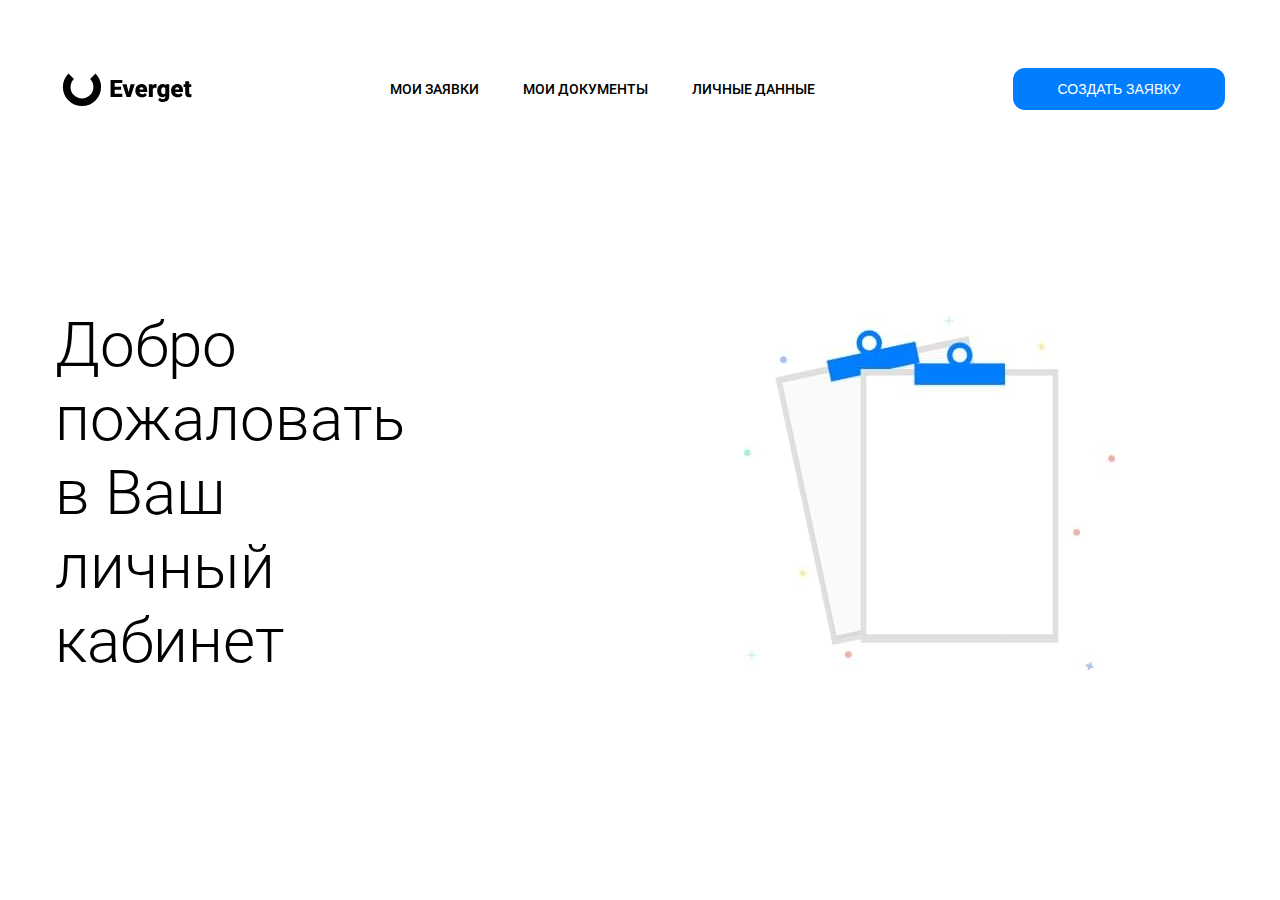
<file: cabinet.html>
<!DOCTYPE html>
<html lang="ru">
<head>
  <meta charset="UTF-8">
  <meta name="viewport" content="width=device-width, initial-scale=1.0">
  <meta http-equiv="X-UA-Compatible" content="ie=edge">
  <meta name="description" content="Описание сайта">
  <meta name="keywords" content="Ключевые слова">
  
  <link rel="icon" href="img/favicon.ico">

  <link rel="stylesheet" type="text/css" href="css/normalize.css">
  <link rel="stylesheet" type="text/css" href="css/style.min.css">

  <title>Everget | Кабинет</title>
</head>
<body>


   <!-- HEADER -->

   <header class="header header-cabinet">
    <div class="container">
      <div class="header-inner">
        <div class="header-burger">
          <div class="header-burger__icon header-burger__icon-cabinet">
            <span style="background-color: rgb(0,0,0);"></span>
            <span style="background-color: rgb(0,0,0);"></span>
            <span style="background-color: rgb(0,0,0);"></span>
          </div>
          <nav class="header-burger__menu">
            <a class="header-burger__links" href="#">На главную</a>
            <a class="header-burger__links" href="requisition.html">Мои заявки</a>
            <a class="header-burger__links" href="documents.html">Мои документы</a>
            <a class="header-burger__links" href="user-cab.html">Личные данные</a>
            <a class="header-burger__links user-cabinet" href="create.html">Создать заявку</a>
          </nav>
        </div>
        <div class="header-logo-cabinet">
          <a href="cabinet.html">
            <svg width="137" height="54" viewBox="0 0 137 54" fill="none" xmlns="http://www.w3.org/2000/svg">
              <path fill-rule="evenodd" clip-rule="evenodd" d="M13.5 13.5L18.9 18.9C14.4265 23.3735 14.4265 30.6265 18.9 35.1C23.3735 39.5735 30.6265 39.5735 35.1 35.1C39.5735 30.6265 39.5735 23.3735 35.1 18.9L40.5 13.5C47.9558 20.9558 47.9558 33.0442 40.5 40.5C33.0442 47.9558 20.9558 47.9558 13.5 40.5C6.04416 33.0442 6.04416 20.9558 13.5 13.5Z" fill="black"/>
              <path d="M66.1562 29.7695H59.6875V33.8359H67.3281V37H55.5742V19.9375H67.3516V23.1133H59.6875V26.7109H66.1562V29.7695ZM73.5742 32.3008L75.5781 24.3203H79.7383L75.6016 37H71.5703L67.4336 24.3203H71.6055L73.5742 32.3008ZM86.8867 37.2344C84.9414 37.2344 83.3672 36.6562 82.1641 35.5C80.9609 34.3359 80.3594 32.8242 80.3594 30.9648V30.6367C80.3594 29.3398 80.5977 28.1953 81.0742 27.2031C81.5586 26.2109 82.2617 25.4453 83.1836 24.9062C84.1055 24.3594 85.1992 24.0859 86.4648 24.0859C88.2461 24.0859 89.6523 24.6406 90.6836 25.75C91.7148 26.8516 92.2305 28.3906 92.2305 30.3672V31.9023H84.3789C84.5195 32.6133 84.8281 33.1719 85.3047 33.5781C85.7812 33.9844 86.3984 34.1875 87.1562 34.1875C88.4062 34.1875 89.3828 33.75 90.0859 32.875L91.8906 35.0078C91.3984 35.6875 90.6992 36.2305 89.793 36.6367C88.8945 37.0352 87.9258 37.2344 86.8867 37.2344ZM86.4414 27.1328C85.2852 27.1328 84.5977 27.8984 84.3789 29.4297H88.3633V29.125C88.3789 28.4922 88.2188 28.0039 87.8828 27.6602C87.5469 27.3086 87.0664 27.1328 86.4414 27.1328ZM101.5 27.8945L100.199 27.8008C98.957 27.8008 98.1602 28.1914 97.8086 28.9727V37H93.8594V24.3203H97.5625L97.6914 25.9492C98.3555 24.707 99.2812 24.0859 100.469 24.0859C100.891 24.0859 101.258 24.1328 101.57 24.2266L101.5 27.8945ZM102.227 30.5664C102.227 29.2852 102.438 28.1523 102.859 27.168C103.281 26.1836 103.887 25.4258 104.676 24.8945C105.465 24.3555 106.383 24.0859 107.43 24.0859C108.75 24.0859 109.781 24.5312 110.523 25.4219L110.664 24.3203H114.25V36.5195C114.25 37.6367 113.988 38.6055 113.465 39.4258C112.949 40.2539 112.199 40.8867 111.215 41.3242C110.23 41.7695 109.09 41.9922 107.793 41.9922C106.863 41.9922 105.961 41.8164 105.086 41.4648C104.219 41.1133 103.555 40.6562 103.094 40.0938L104.746 37.7734C105.48 38.6406 106.449 39.0742 107.652 39.0742C109.402 39.0742 110.277 38.1758 110.277 36.3789V35.9805C109.52 36.8164 108.562 37.2344 107.406 37.2344C105.859 37.2344 104.609 36.6445 103.656 35.4648C102.703 34.2773 102.227 32.6914 102.227 30.707V30.5664ZM106.188 30.8125C106.188 31.8516 106.383 32.6758 106.773 33.2852C107.164 33.8867 107.711 34.1875 108.414 34.1875C109.266 34.1875 109.887 33.9023 110.277 33.332V28C109.895 27.4219 109.281 27.1328 108.438 27.1328C107.734 27.1328 107.184 27.4492 106.785 28.082C106.387 28.707 106.188 29.6172 106.188 30.8125ZM122.629 37.2344C120.684 37.2344 119.109 36.6562 117.906 35.5C116.703 34.3359 116.102 32.8242 116.102 30.9648V30.6367C116.102 29.3398 116.34 28.1953 116.816 27.2031C117.301 26.2109 118.004 25.4453 118.926 24.9062C119.848 24.3594 120.941 24.0859 122.207 24.0859C123.988 24.0859 125.395 24.6406 126.426 25.75C127.457 26.8516 127.973 28.3906 127.973 30.3672V31.9023H120.121C120.262 32.6133 120.57 33.1719 121.047 33.5781C121.523 33.9844 122.141 34.1875 122.898 34.1875C124.148 34.1875 125.125 33.75 125.828 32.875L127.633 35.0078C127.141 35.6875 126.441 36.2305 125.535 36.6367C124.637 37.0352 123.668 37.2344 122.629 37.2344ZM122.184 27.1328C121.027 27.1328 120.34 27.8984 120.121 29.4297H124.105V29.125C124.121 28.4922 123.961 28.0039 123.625 27.6602C123.289 27.3086 122.809 27.1328 122.184 27.1328ZM134.172 21.168V24.3203H136.258V27.0625H134.172V32.8633C134.172 33.3398 134.258 33.6719 134.43 33.8594C134.602 34.0469 134.941 34.1406 135.449 34.1406C135.84 34.1406 136.168 34.1172 136.434 34.0703V36.8945C135.723 37.1211 134.98 37.2344 134.207 37.2344C132.848 37.2344 131.844 36.9141 131.195 36.2734C130.547 35.6328 130.223 34.6602 130.223 33.3555V27.0625H128.605V24.3203H130.223V21.168H134.172Z" fill="black"/>
              </svg>            
          </a>
        </div>
        <nav class="header-nav">
          <a class="header-nav__links header-nav__links-cabinet" href="requisition.html">Мои заявки</a>
          <a class="header-nav__links header-nav__links-cabinet" href="documents.html">Мои Документы</a>
          <a class="header-nav__links header-nav__links-cabinet" href="user-cab.html">Личные данные</a>
        </nav>
  
        <a href="create.html" class="header-btn-cabinet btn">Создать заявку</a>
        
      </div>
    </div>
  </header>

   <!-- /.HEADER -->


  <section class="cabinet">
    <div class="container">
      <div class="cabinet-inner">
        <div class="cabinet-text">
          <p class="cabinet-text__main">
            Добро пожаловать в Ваш личный кабинет
          </p>
        </div>
        <img src="img/cabinet-bg.jpg" class="cabinet-bg">
      </div>
    </div>
  </section>


   <script src="js/script.min.js"></script> 
  
</body>
</html>
</file>
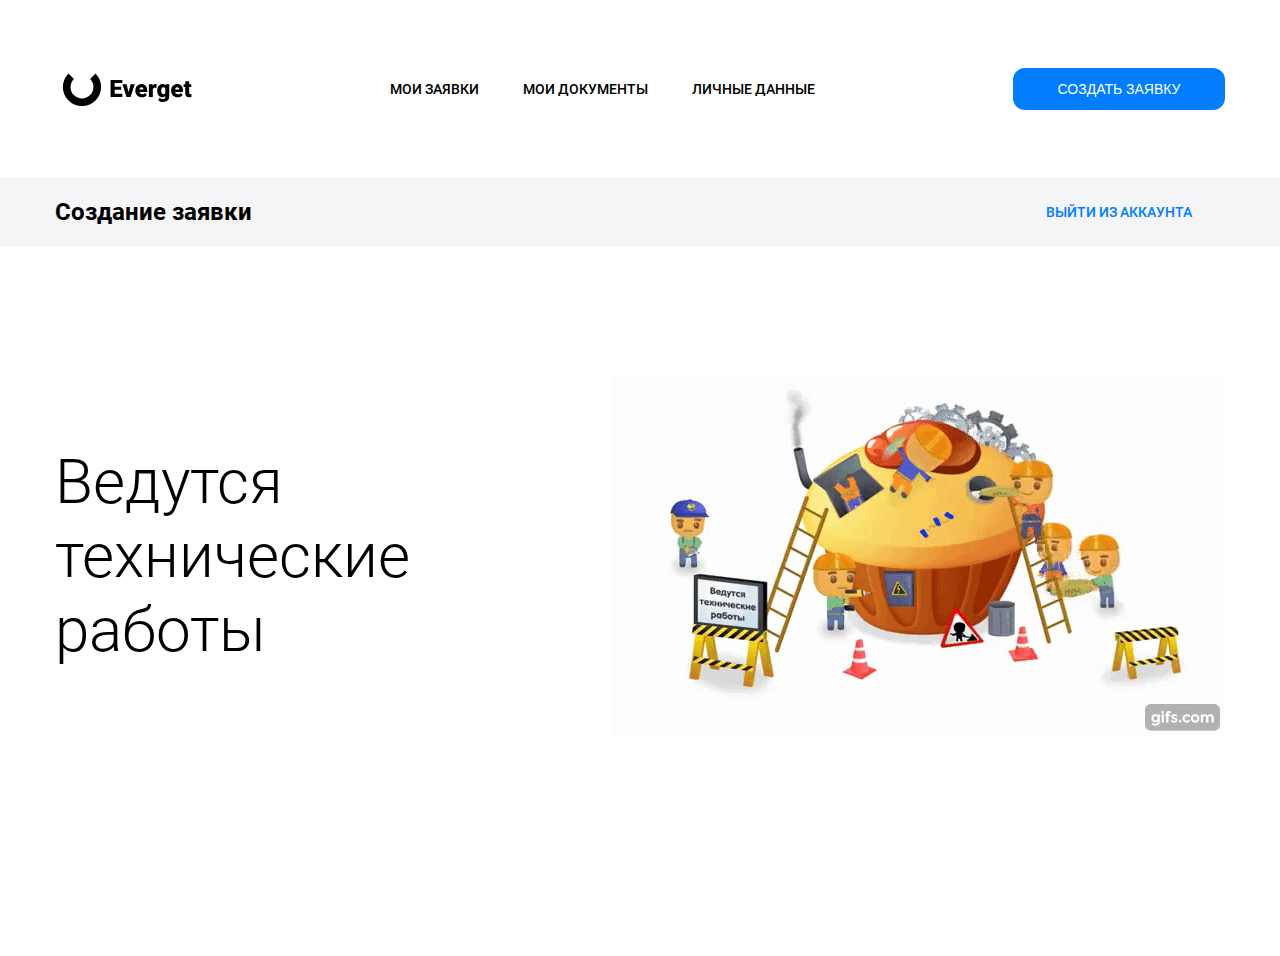
<file: create.html>
<!DOCTYPE html>
<html lang="ru">

<head>
  <meta charset="UTF-8">
  <meta name="viewport" content="width=device-width, initial-scale=1.0">
  <meta http-equiv="X-UA-Compatible" content="ie=edge">
  <meta name="description" content="Описание сайта">
  <meta name="keywords" content="Ключевые слова">

  <link rel="icon" href="img/favicon.ico">

  <link rel="stylesheet" type="text/css" href="css/normalize.css">
  <link rel="stylesheet" type="text/css" href="css/style.min.css">

  <title>Everget | Личные Данные</title>
</head>

<body>


  <!-- HEADER -->

  <header class="header header-cabinet">
    <div class="container">
      <div class="header-inner">
        <div class="header-burger">
          <div class="header-burger__icon header-burger__icon-cabinet">
            <span style="background-color: rgb(0,0,0);"></span>
            <span style="background-color: rgb(0,0,0);"></span>
            <span style="background-color: rgb(0,0,0);"></span>
          </div>
          <nav class="header-burger__menu">
            <a class="header-burger__links" href="cabinet.html">На главную</a>
            <a class="header-burger__links" href="requisition.html">Мои заявки</a>
            <a class="header-burger__links" href="documents.html">Мои документы</a>
            <a class="header-burger__links" href="user-cab.html">Личные данные</a>
            <a class="header-burger__links user-cabinet" href="#">Создать заявку</a>
          </nav>
        </div>
        <div class="header-logo-cabinet">
          <a href="cabinet.html">
            <svg width="137" height="54" viewBox="0 0 137 54" fill="none" xmlns="http://www.w3.org/2000/svg">
              <path fill-rule="evenodd" clip-rule="evenodd"
                d="M13.5 13.5L18.9 18.9C14.4265 23.3735 14.4265 30.6265 18.9 35.1C23.3735 39.5735 30.6265 39.5735 35.1 35.1C39.5735 30.6265 39.5735 23.3735 35.1 18.9L40.5 13.5C47.9558 20.9558 47.9558 33.0442 40.5 40.5C33.0442 47.9558 20.9558 47.9558 13.5 40.5C6.04416 33.0442 6.04416 20.9558 13.5 13.5Z"
                fill="black" />
              <path
                d="M66.1562 29.7695H59.6875V33.8359H67.3281V37H55.5742V19.9375H67.3516V23.1133H59.6875V26.7109H66.1562V29.7695ZM73.5742 32.3008L75.5781 24.3203H79.7383L75.6016 37H71.5703L67.4336 24.3203H71.6055L73.5742 32.3008ZM86.8867 37.2344C84.9414 37.2344 83.3672 36.6562 82.1641 35.5C80.9609 34.3359 80.3594 32.8242 80.3594 30.9648V30.6367C80.3594 29.3398 80.5977 28.1953 81.0742 27.2031C81.5586 26.2109 82.2617 25.4453 83.1836 24.9062C84.1055 24.3594 85.1992 24.0859 86.4648 24.0859C88.2461 24.0859 89.6523 24.6406 90.6836 25.75C91.7148 26.8516 92.2305 28.3906 92.2305 30.3672V31.9023H84.3789C84.5195 32.6133 84.8281 33.1719 85.3047 33.5781C85.7812 33.9844 86.3984 34.1875 87.1562 34.1875C88.4062 34.1875 89.3828 33.75 90.0859 32.875L91.8906 35.0078C91.3984 35.6875 90.6992 36.2305 89.793 36.6367C88.8945 37.0352 87.9258 37.2344 86.8867 37.2344ZM86.4414 27.1328C85.2852 27.1328 84.5977 27.8984 84.3789 29.4297H88.3633V29.125C88.3789 28.4922 88.2188 28.0039 87.8828 27.6602C87.5469 27.3086 87.0664 27.1328 86.4414 27.1328ZM101.5 27.8945L100.199 27.8008C98.957 27.8008 98.1602 28.1914 97.8086 28.9727V37H93.8594V24.3203H97.5625L97.6914 25.9492C98.3555 24.707 99.2812 24.0859 100.469 24.0859C100.891 24.0859 101.258 24.1328 101.57 24.2266L101.5 27.8945ZM102.227 30.5664C102.227 29.2852 102.438 28.1523 102.859 27.168C103.281 26.1836 103.887 25.4258 104.676 24.8945C105.465 24.3555 106.383 24.0859 107.43 24.0859C108.75 24.0859 109.781 24.5312 110.523 25.4219L110.664 24.3203H114.25V36.5195C114.25 37.6367 113.988 38.6055 113.465 39.4258C112.949 40.2539 112.199 40.8867 111.215 41.3242C110.23 41.7695 109.09 41.9922 107.793 41.9922C106.863 41.9922 105.961 41.8164 105.086 41.4648C104.219 41.1133 103.555 40.6562 103.094 40.0938L104.746 37.7734C105.48 38.6406 106.449 39.0742 107.652 39.0742C109.402 39.0742 110.277 38.1758 110.277 36.3789V35.9805C109.52 36.8164 108.562 37.2344 107.406 37.2344C105.859 37.2344 104.609 36.6445 103.656 35.4648C102.703 34.2773 102.227 32.6914 102.227 30.707V30.5664ZM106.188 30.8125C106.188 31.8516 106.383 32.6758 106.773 33.2852C107.164 33.8867 107.711 34.1875 108.414 34.1875C109.266 34.1875 109.887 33.9023 110.277 33.332V28C109.895 27.4219 109.281 27.1328 108.438 27.1328C107.734 27.1328 107.184 27.4492 106.785 28.082C106.387 28.707 106.188 29.6172 106.188 30.8125ZM122.629 37.2344C120.684 37.2344 119.109 36.6562 117.906 35.5C116.703 34.3359 116.102 32.8242 116.102 30.9648V30.6367C116.102 29.3398 116.34 28.1953 116.816 27.2031C117.301 26.2109 118.004 25.4453 118.926 24.9062C119.848 24.3594 120.941 24.0859 122.207 24.0859C123.988 24.0859 125.395 24.6406 126.426 25.75C127.457 26.8516 127.973 28.3906 127.973 30.3672V31.9023H120.121C120.262 32.6133 120.57 33.1719 121.047 33.5781C121.523 33.9844 122.141 34.1875 122.898 34.1875C124.148 34.1875 125.125 33.75 125.828 32.875L127.633 35.0078C127.141 35.6875 126.441 36.2305 125.535 36.6367C124.637 37.0352 123.668 37.2344 122.629 37.2344ZM122.184 27.1328C121.027 27.1328 120.34 27.8984 120.121 29.4297H124.105V29.125C124.121 28.4922 123.961 28.0039 123.625 27.6602C123.289 27.3086 122.809 27.1328 122.184 27.1328ZM134.172 21.168V24.3203H136.258V27.0625H134.172V32.8633C134.172 33.3398 134.258 33.6719 134.43 33.8594C134.602 34.0469 134.941 34.1406 135.449 34.1406C135.84 34.1406 136.168 34.1172 136.434 34.0703V36.8945C135.723 37.1211 134.98 37.2344 134.207 37.2344C132.848 37.2344 131.844 36.9141 131.195 36.2734C130.547 35.6328 130.223 34.6602 130.223 33.3555V27.0625H128.605V24.3203H130.223V21.168H134.172Z"
                fill="black" />
            </svg>
          </a>
        </div>
        <nav class="header-nav">
          <a class="header-nav__links header-nav__links-cabinet" href="requisition.html">Мои заявки</a>
          <a class="header-nav__links header-nav__links-cabinet" href="documents.html">Мои Документы</a>
          <a class="header-nav__links header-nav__links-cabinet" href="user-cab.html">Личные данные</a>
        </nav>

        <button class="header-btn-cabinet btn">Создать заявку</button>

      </div>
    </div>
  </header>

  <!-- /.HEADER -->


  <section class="cabinet">
    <div class="cabinet-title">
      <div class="container">
        <div class="cabinet-title__inner">
          <h4>Создание заявки</h4>
          <a href="index.html" class="cabinet-logout">выйти из аккаунта</a>
          <a href="index.html" class="cabinet-logout__mobile">
            <svg width="24" height="24" viewBox="0 0 24 24" fill="none" xmlns="http://www.w3.org/2000/svg">
              <path
                d="M10.79 16.29C11.18 16.68 11.81 16.68 12.2 16.29L15.79 12.7C16.18 12.31 16.18 11.68 15.79 11.29L12.2 7.7C11.81 7.31 11.18 7.31 10.79 7.7C10.4 8.09 10.4 8.72 10.79 9.11L12.67 11H4C3.45 11 3 11.45 3 12C3 12.55 3.45 13 4 13H12.67L10.79 14.88C10.4 15.27 10.41 15.91 10.79 16.29ZM19 3H5C3.89 3 3 3.9 3 5V8C3 8.55 3.45 9 4 9C4.55 9 5 8.55 5 8V6C5 5.45 5.45 5 6 5H18C18.55 5 19 5.45 19 6V18C19 18.55 18.55 19 18 19H6C5.45 19 5 18.55 5 18V16C5 15.45 4.55 15 4 15C3.45 15 3 15.45 3 16V19C3 20.1 3.9 21 5 21H19C20.1 21 21 20.1 21 19V5C21 3.9 20.1 3 19 3Z"
                fill="#007EFF" />
            </svg>

          </a>
        </div>
      </div>
    </div>
    <div class="container">
      <div class="cabinet-inner">
        <div class="cabinet-text">
          <p class="cabinet-text__main">
            Ведутся технические работы
          </p>
        </div>
        <img src="img/gif.gif" alt="" class="cabinet-bg__gif">
      </div>
    </div>
  </section>



  <script src="js/script.min.js"></script>

</body>

</html>
</file>
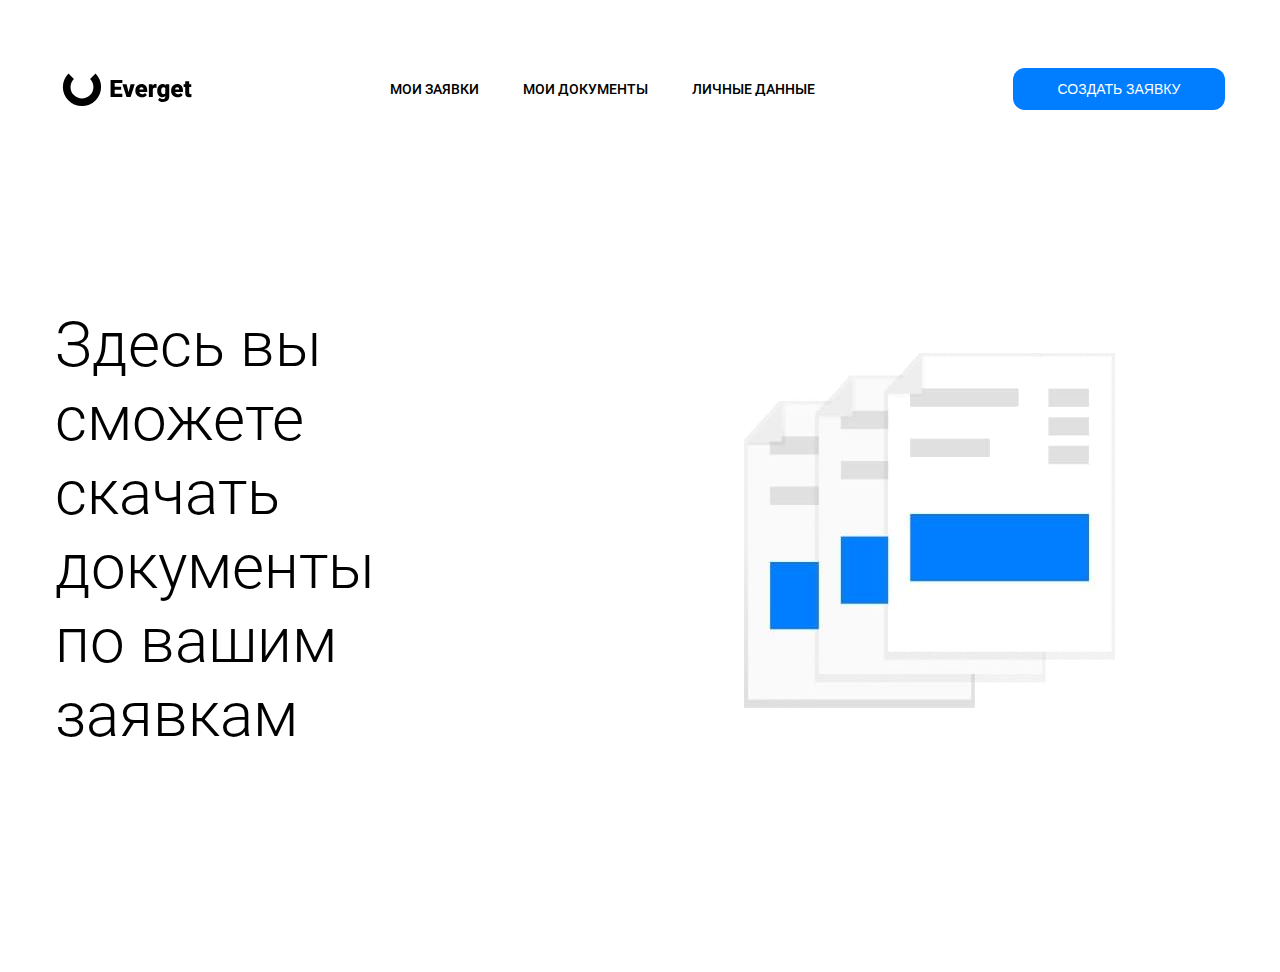
<file: documents.html>
<!DOCTYPE html>
<html lang="ru">
<head>
  <meta charset="UTF-8">
  <meta name="viewport" content="width=device-width, initial-scale=1.0">
  <meta http-equiv="X-UA-Compatible" content="ie=edge">
  <meta name="description" content="Описание сайта">
  <meta name="keywords" content="Ключевые слова">
  
  <link rel="icon" href="img/favicon.ico">

  <link rel="stylesheet" type="text/css" href="css/normalize.css">
  <link rel="stylesheet" type="text/css" href="css/style.min.css">

  <title>Everget | Мои документы</title>
</head>
<body>


   <!-- HEADER -->

   <header class="header header-cabinet">
    <div class="container">
      <div class="header-inner">
        <div class="header-burger">
          <div class="header-burger__icon header-burger__icon-cabinet">
            <span style="background-color: rgb(0,0,0);"></span>
            <span style="background-color: rgb(0,0,0);"></span>
            <span style="background-color: rgb(0,0,0);"></span>
          </div>
          <nav class="header-burger__menu">
            <a class="header-burger__links" href="cabinet.html">На главную</a>
            <a class="header-burger__links" href="requisition.html">Мои заявки</a>
            <a class="header-burger__links" href="#">Мои документы</a>
            <a class="header-burger__links" href="user-cab.html">Личные данные</a>
            <a class="header-burger__links user-cabinet" href="create.html">Создать заявку</a>
          </nav>
        </div>
        <div class="header-logo-cabinet">
          <a href="cabinet.html">
            <svg width="137" height="54" viewBox="0 0 137 54" fill="none" xmlns="http://www.w3.org/2000/svg">
              <path fill-rule="evenodd" clip-rule="evenodd" d="M13.5 13.5L18.9 18.9C14.4265 23.3735 14.4265 30.6265 18.9 35.1C23.3735 39.5735 30.6265 39.5735 35.1 35.1C39.5735 30.6265 39.5735 23.3735 35.1 18.9L40.5 13.5C47.9558 20.9558 47.9558 33.0442 40.5 40.5C33.0442 47.9558 20.9558 47.9558 13.5 40.5C6.04416 33.0442 6.04416 20.9558 13.5 13.5Z" fill="black"/>
              <path d="M66.1562 29.7695H59.6875V33.8359H67.3281V37H55.5742V19.9375H67.3516V23.1133H59.6875V26.7109H66.1562V29.7695ZM73.5742 32.3008L75.5781 24.3203H79.7383L75.6016 37H71.5703L67.4336 24.3203H71.6055L73.5742 32.3008ZM86.8867 37.2344C84.9414 37.2344 83.3672 36.6562 82.1641 35.5C80.9609 34.3359 80.3594 32.8242 80.3594 30.9648V30.6367C80.3594 29.3398 80.5977 28.1953 81.0742 27.2031C81.5586 26.2109 82.2617 25.4453 83.1836 24.9062C84.1055 24.3594 85.1992 24.0859 86.4648 24.0859C88.2461 24.0859 89.6523 24.6406 90.6836 25.75C91.7148 26.8516 92.2305 28.3906 92.2305 30.3672V31.9023H84.3789C84.5195 32.6133 84.8281 33.1719 85.3047 33.5781C85.7812 33.9844 86.3984 34.1875 87.1562 34.1875C88.4062 34.1875 89.3828 33.75 90.0859 32.875L91.8906 35.0078C91.3984 35.6875 90.6992 36.2305 89.793 36.6367C88.8945 37.0352 87.9258 37.2344 86.8867 37.2344ZM86.4414 27.1328C85.2852 27.1328 84.5977 27.8984 84.3789 29.4297H88.3633V29.125C88.3789 28.4922 88.2188 28.0039 87.8828 27.6602C87.5469 27.3086 87.0664 27.1328 86.4414 27.1328ZM101.5 27.8945L100.199 27.8008C98.957 27.8008 98.1602 28.1914 97.8086 28.9727V37H93.8594V24.3203H97.5625L97.6914 25.9492C98.3555 24.707 99.2812 24.0859 100.469 24.0859C100.891 24.0859 101.258 24.1328 101.57 24.2266L101.5 27.8945ZM102.227 30.5664C102.227 29.2852 102.438 28.1523 102.859 27.168C103.281 26.1836 103.887 25.4258 104.676 24.8945C105.465 24.3555 106.383 24.0859 107.43 24.0859C108.75 24.0859 109.781 24.5312 110.523 25.4219L110.664 24.3203H114.25V36.5195C114.25 37.6367 113.988 38.6055 113.465 39.4258C112.949 40.2539 112.199 40.8867 111.215 41.3242C110.23 41.7695 109.09 41.9922 107.793 41.9922C106.863 41.9922 105.961 41.8164 105.086 41.4648C104.219 41.1133 103.555 40.6562 103.094 40.0938L104.746 37.7734C105.48 38.6406 106.449 39.0742 107.652 39.0742C109.402 39.0742 110.277 38.1758 110.277 36.3789V35.9805C109.52 36.8164 108.562 37.2344 107.406 37.2344C105.859 37.2344 104.609 36.6445 103.656 35.4648C102.703 34.2773 102.227 32.6914 102.227 30.707V30.5664ZM106.188 30.8125C106.188 31.8516 106.383 32.6758 106.773 33.2852C107.164 33.8867 107.711 34.1875 108.414 34.1875C109.266 34.1875 109.887 33.9023 110.277 33.332V28C109.895 27.4219 109.281 27.1328 108.438 27.1328C107.734 27.1328 107.184 27.4492 106.785 28.082C106.387 28.707 106.188 29.6172 106.188 30.8125ZM122.629 37.2344C120.684 37.2344 119.109 36.6562 117.906 35.5C116.703 34.3359 116.102 32.8242 116.102 30.9648V30.6367C116.102 29.3398 116.34 28.1953 116.816 27.2031C117.301 26.2109 118.004 25.4453 118.926 24.9062C119.848 24.3594 120.941 24.0859 122.207 24.0859C123.988 24.0859 125.395 24.6406 126.426 25.75C127.457 26.8516 127.973 28.3906 127.973 30.3672V31.9023H120.121C120.262 32.6133 120.57 33.1719 121.047 33.5781C121.523 33.9844 122.141 34.1875 122.898 34.1875C124.148 34.1875 125.125 33.75 125.828 32.875L127.633 35.0078C127.141 35.6875 126.441 36.2305 125.535 36.6367C124.637 37.0352 123.668 37.2344 122.629 37.2344ZM122.184 27.1328C121.027 27.1328 120.34 27.8984 120.121 29.4297H124.105V29.125C124.121 28.4922 123.961 28.0039 123.625 27.6602C123.289 27.3086 122.809 27.1328 122.184 27.1328ZM134.172 21.168V24.3203H136.258V27.0625H134.172V32.8633C134.172 33.3398 134.258 33.6719 134.43 33.8594C134.602 34.0469 134.941 34.1406 135.449 34.1406C135.84 34.1406 136.168 34.1172 136.434 34.0703V36.8945C135.723 37.1211 134.98 37.2344 134.207 37.2344C132.848 37.2344 131.844 36.9141 131.195 36.2734C130.547 35.6328 130.223 34.6602 130.223 33.3555V27.0625H128.605V24.3203H130.223V21.168H134.172Z" fill="black"/>
              </svg>            
          </a>
        </div>
        <nav class="header-nav">
          <a class="header-nav__links header-nav__links-cabinet" href="requisition.html">Мои заявки</a>
          <a class="header-nav__links header-nav__links-cabinet" href="#">Мои Документы</a>
          <a class="header-nav__links header-nav__links-cabinet" href="user-cab.html">Личные данные</a>
        </nav>
  
        <a href="create.html" class="header-btn-cabinet btn">Создать заявку</a>
        
      </div>
    </div>
  </header>

   <!-- /.HEADER -->


  <section class="cabinet">
    <div class="container">
      <div class="cabinet-inner">
        <div class="cabinet-text">
          <p class="cabinet-text__main">
            Здесь вы сможете скачать документы 
по вашим заявкам
          </p>          
        </div>
        <img src="img/documents-bg.jpg" class="cabinet-bg">
      </div>
    </div>
  </section>


   <script src="js/script.min.js"></script> 
  
</body>
</html>
</file>
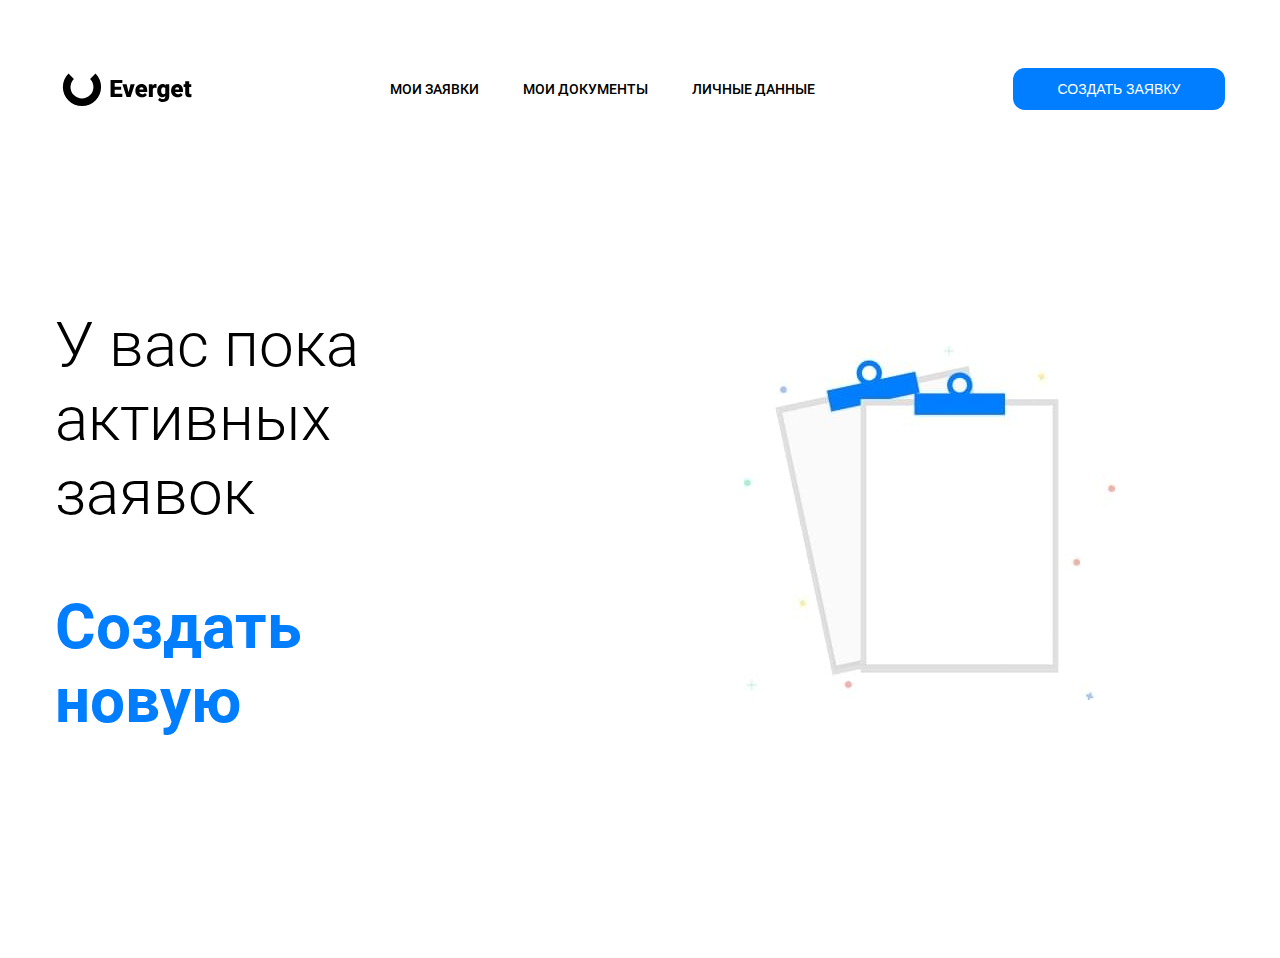
<file: requisition.html>
<!DOCTYPE html>
<html lang="ru">
<head>
  <meta charset="UTF-8">
  <meta name="viewport" content="width=device-width, initial-scale=1.0">
  <meta http-equiv="X-UA-Compatible" content="ie=edge">
  <meta name="description" content="Описание сайта">
  <meta name="keywords" content="Ключевые слова">
  
  <link rel="icon" href="img/favicon.ico">

  <link rel="stylesheet" type="text/css" href="css/normalize.css">
  <link rel="stylesheet" type="text/css" href="css/style.min.css">

  <title>Everget | Мои заявки</title>
</head>
<body>


   <!-- HEADER -->

   <header class="header header-cabinet">
    <div class="container">
      <div class="header-inner">
        <div class="header-burger">
          <div class="header-burger__icon header-burger__icon-cabinet">
            <span style="background-color: rgb(0,0,0);"></span>
            <span style="background-color: rgb(0,0,0);"></span>
            <span style="background-color: rgb(0,0,0);"></span>
          </div>
          <nav class="header-burger__menu">
            <a class="header-burger__links" href="cabinet.html">На главную</a>
            <a class="header-burger__links" href="#">Мои заявки</a>
            <a class="header-burger__links" href="documents.html">Мои документы</a>
            <a class="header-burger__links" href="user-cab.html">Личные данные</a>
            <a class="header-burger__links user-cabinet" href="create.html">Создать заявку</a>
          </nav>
        </div>
        <div class="header-logo-cabinet">
          <a href="cabinet.html">
            <svg width="137" height="54" viewBox="0 0 137 54" fill="none" xmlns="http://www.w3.org/2000/svg">
              <path fill-rule="evenodd" clip-rule="evenodd" d="M13.5 13.5L18.9 18.9C14.4265 23.3735 14.4265 30.6265 18.9 35.1C23.3735 39.5735 30.6265 39.5735 35.1 35.1C39.5735 30.6265 39.5735 23.3735 35.1 18.9L40.5 13.5C47.9558 20.9558 47.9558 33.0442 40.5 40.5C33.0442 47.9558 20.9558 47.9558 13.5 40.5C6.04416 33.0442 6.04416 20.9558 13.5 13.5Z" fill="black"/>
              <path d="M66.1562 29.7695H59.6875V33.8359H67.3281V37H55.5742V19.9375H67.3516V23.1133H59.6875V26.7109H66.1562V29.7695ZM73.5742 32.3008L75.5781 24.3203H79.7383L75.6016 37H71.5703L67.4336 24.3203H71.6055L73.5742 32.3008ZM86.8867 37.2344C84.9414 37.2344 83.3672 36.6562 82.1641 35.5C80.9609 34.3359 80.3594 32.8242 80.3594 30.9648V30.6367C80.3594 29.3398 80.5977 28.1953 81.0742 27.2031C81.5586 26.2109 82.2617 25.4453 83.1836 24.9062C84.1055 24.3594 85.1992 24.0859 86.4648 24.0859C88.2461 24.0859 89.6523 24.6406 90.6836 25.75C91.7148 26.8516 92.2305 28.3906 92.2305 30.3672V31.9023H84.3789C84.5195 32.6133 84.8281 33.1719 85.3047 33.5781C85.7812 33.9844 86.3984 34.1875 87.1562 34.1875C88.4062 34.1875 89.3828 33.75 90.0859 32.875L91.8906 35.0078C91.3984 35.6875 90.6992 36.2305 89.793 36.6367C88.8945 37.0352 87.9258 37.2344 86.8867 37.2344ZM86.4414 27.1328C85.2852 27.1328 84.5977 27.8984 84.3789 29.4297H88.3633V29.125C88.3789 28.4922 88.2188 28.0039 87.8828 27.6602C87.5469 27.3086 87.0664 27.1328 86.4414 27.1328ZM101.5 27.8945L100.199 27.8008C98.957 27.8008 98.1602 28.1914 97.8086 28.9727V37H93.8594V24.3203H97.5625L97.6914 25.9492C98.3555 24.707 99.2812 24.0859 100.469 24.0859C100.891 24.0859 101.258 24.1328 101.57 24.2266L101.5 27.8945ZM102.227 30.5664C102.227 29.2852 102.438 28.1523 102.859 27.168C103.281 26.1836 103.887 25.4258 104.676 24.8945C105.465 24.3555 106.383 24.0859 107.43 24.0859C108.75 24.0859 109.781 24.5312 110.523 25.4219L110.664 24.3203H114.25V36.5195C114.25 37.6367 113.988 38.6055 113.465 39.4258C112.949 40.2539 112.199 40.8867 111.215 41.3242C110.23 41.7695 109.09 41.9922 107.793 41.9922C106.863 41.9922 105.961 41.8164 105.086 41.4648C104.219 41.1133 103.555 40.6562 103.094 40.0938L104.746 37.7734C105.48 38.6406 106.449 39.0742 107.652 39.0742C109.402 39.0742 110.277 38.1758 110.277 36.3789V35.9805C109.52 36.8164 108.562 37.2344 107.406 37.2344C105.859 37.2344 104.609 36.6445 103.656 35.4648C102.703 34.2773 102.227 32.6914 102.227 30.707V30.5664ZM106.188 30.8125C106.188 31.8516 106.383 32.6758 106.773 33.2852C107.164 33.8867 107.711 34.1875 108.414 34.1875C109.266 34.1875 109.887 33.9023 110.277 33.332V28C109.895 27.4219 109.281 27.1328 108.438 27.1328C107.734 27.1328 107.184 27.4492 106.785 28.082C106.387 28.707 106.188 29.6172 106.188 30.8125ZM122.629 37.2344C120.684 37.2344 119.109 36.6562 117.906 35.5C116.703 34.3359 116.102 32.8242 116.102 30.9648V30.6367C116.102 29.3398 116.34 28.1953 116.816 27.2031C117.301 26.2109 118.004 25.4453 118.926 24.9062C119.848 24.3594 120.941 24.0859 122.207 24.0859C123.988 24.0859 125.395 24.6406 126.426 25.75C127.457 26.8516 127.973 28.3906 127.973 30.3672V31.9023H120.121C120.262 32.6133 120.57 33.1719 121.047 33.5781C121.523 33.9844 122.141 34.1875 122.898 34.1875C124.148 34.1875 125.125 33.75 125.828 32.875L127.633 35.0078C127.141 35.6875 126.441 36.2305 125.535 36.6367C124.637 37.0352 123.668 37.2344 122.629 37.2344ZM122.184 27.1328C121.027 27.1328 120.34 27.8984 120.121 29.4297H124.105V29.125C124.121 28.4922 123.961 28.0039 123.625 27.6602C123.289 27.3086 122.809 27.1328 122.184 27.1328ZM134.172 21.168V24.3203H136.258V27.0625H134.172V32.8633C134.172 33.3398 134.258 33.6719 134.43 33.8594C134.602 34.0469 134.941 34.1406 135.449 34.1406C135.84 34.1406 136.168 34.1172 136.434 34.0703V36.8945C135.723 37.1211 134.98 37.2344 134.207 37.2344C132.848 37.2344 131.844 36.9141 131.195 36.2734C130.547 35.6328 130.223 34.6602 130.223 33.3555V27.0625H128.605V24.3203H130.223V21.168H134.172Z" fill="black"/>
              </svg>            
          </a>
        </div>
        <nav class="header-nav">
          <a class="header-nav__links header-nav__links-cabinet" href="#">Мои заявки</a>
          <a class="header-nav__links header-nav__links-cabinet" href="documents.html">Мои Документы</a>
          <a class="header-nav__links header-nav__links-cabinet" href="user-cab.html">Личные данные</a>
        </nav>
  
        <a href="create.html" class="header-btn-cabinet btn">Создать заявку</a>
        
      </div>
    </div>
  </header>

   <!-- /.HEADER -->


  <section class="cabinet">
    <div class="container">
      <div class="cabinet-inner">
        <div class="cabinet-text">
          <p class="cabinet-text__main">
            У вас пока активных заявок
          </p>
          <a href="create.html" class="requisition-btn">Создать новую</a>
        </div>
        <img src="img/cabinet-bg.jpg" class="cabinet-bg">
      </div>
    </div>
  </section>


   <script src="js/script.min.js"></script> 
  
</body>
</html>
</file>
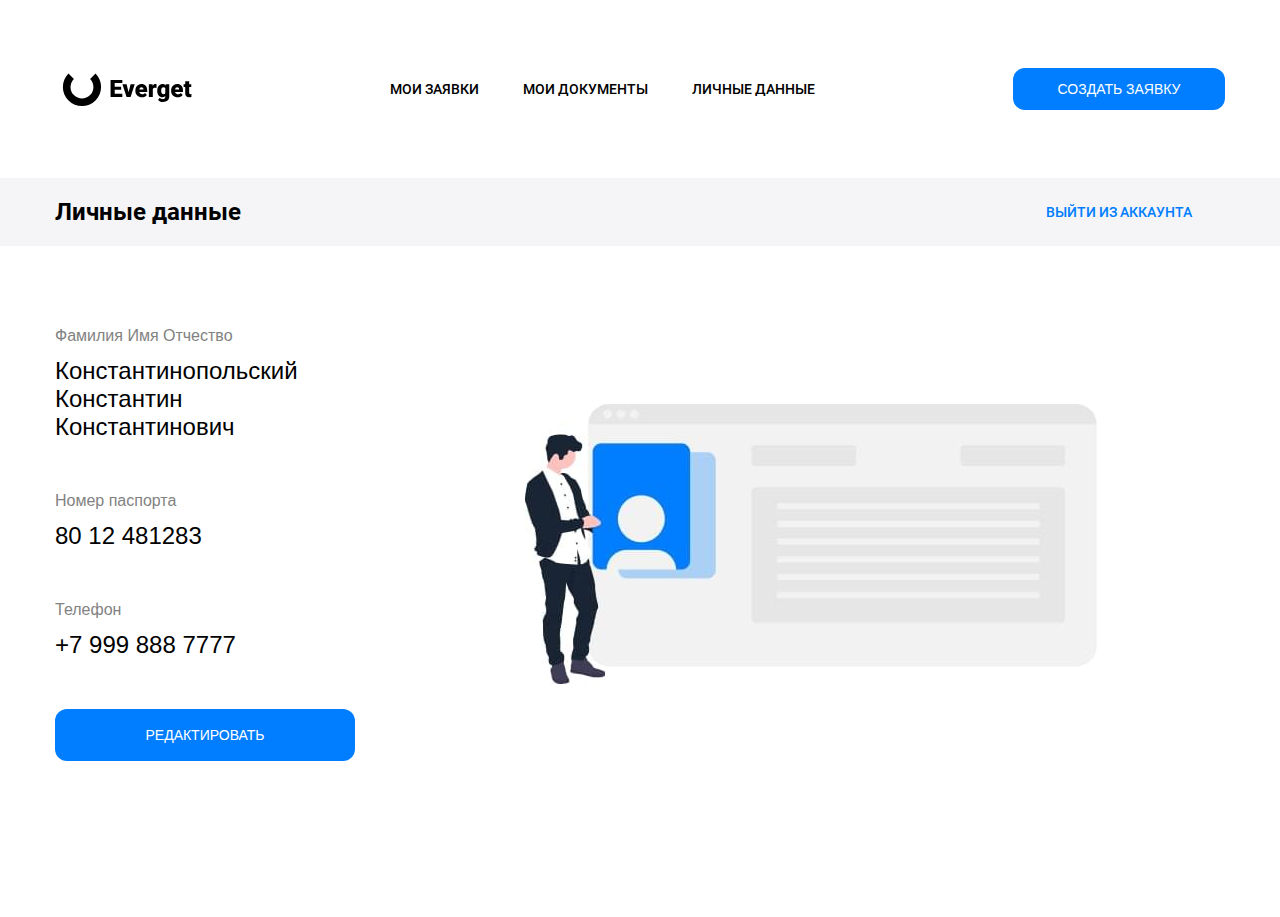
<file: user-cab.html>
<!DOCTYPE html>
<html lang="ru">

<head>
  <meta charset="UTF-8">
  <meta name="viewport" content="width=device-width, initial-scale=1.0">
  <meta http-equiv="X-UA-Compatible" content="ie=edge">
  <meta name="description" content="Описание сайта">
  <meta name="keywords" content="Ключевые слова">

  <link rel="icon" href="img/favicon.ico">

  <link rel="stylesheet" type="text/css" href="css/normalize.css">
  <link rel="stylesheet" type="text/css" href="css/style.min.css">

  <title>Everget | Личные Данные</title>
</head>

<body>


  <!-- HEADER -->

  <header class="header header-cabinet">
    <div class="container">
      <div class="header-inner">
        <div class="header-burger">
          <div class="header-burger__icon header-burger__icon-cabinet">
            <span style="background-color: rgb(0,0,0);"></span>
            <span style="background-color: rgb(0,0,0);"></span>
            <span style="background-color: rgb(0,0,0);"></span>
          </div>
          <nav class="header-burger__menu">
            <a class="header-burger__links" href="cabinet.html">На главную</a>
            <a class="header-burger__links" href="requisition.html">Мои заявки</a>
            <a class="header-burger__links" href="documents.html">Мои документы</a>
            <a class="header-burger__links" href="#">Личные данные</a>
            <a class="header-burger__links user-cabinet" href="create.html">Создать заявку</a>
          </nav>
        </div>
        <div class="header-logo-cabinet">
          <a href="cabinet.html">
            <svg width="137" height="54" viewBox="0 0 137 54" fill="none" xmlns="http://www.w3.org/2000/svg">
              <path fill-rule="evenodd" clip-rule="evenodd"
                d="M13.5 13.5L18.9 18.9C14.4265 23.3735 14.4265 30.6265 18.9 35.1C23.3735 39.5735 30.6265 39.5735 35.1 35.1C39.5735 30.6265 39.5735 23.3735 35.1 18.9L40.5 13.5C47.9558 20.9558 47.9558 33.0442 40.5 40.5C33.0442 47.9558 20.9558 47.9558 13.5 40.5C6.04416 33.0442 6.04416 20.9558 13.5 13.5Z"
                fill="black" />
              <path
                d="M66.1562 29.7695H59.6875V33.8359H67.3281V37H55.5742V19.9375H67.3516V23.1133H59.6875V26.7109H66.1562V29.7695ZM73.5742 32.3008L75.5781 24.3203H79.7383L75.6016 37H71.5703L67.4336 24.3203H71.6055L73.5742 32.3008ZM86.8867 37.2344C84.9414 37.2344 83.3672 36.6562 82.1641 35.5C80.9609 34.3359 80.3594 32.8242 80.3594 30.9648V30.6367C80.3594 29.3398 80.5977 28.1953 81.0742 27.2031C81.5586 26.2109 82.2617 25.4453 83.1836 24.9062C84.1055 24.3594 85.1992 24.0859 86.4648 24.0859C88.2461 24.0859 89.6523 24.6406 90.6836 25.75C91.7148 26.8516 92.2305 28.3906 92.2305 30.3672V31.9023H84.3789C84.5195 32.6133 84.8281 33.1719 85.3047 33.5781C85.7812 33.9844 86.3984 34.1875 87.1562 34.1875C88.4062 34.1875 89.3828 33.75 90.0859 32.875L91.8906 35.0078C91.3984 35.6875 90.6992 36.2305 89.793 36.6367C88.8945 37.0352 87.9258 37.2344 86.8867 37.2344ZM86.4414 27.1328C85.2852 27.1328 84.5977 27.8984 84.3789 29.4297H88.3633V29.125C88.3789 28.4922 88.2188 28.0039 87.8828 27.6602C87.5469 27.3086 87.0664 27.1328 86.4414 27.1328ZM101.5 27.8945L100.199 27.8008C98.957 27.8008 98.1602 28.1914 97.8086 28.9727V37H93.8594V24.3203H97.5625L97.6914 25.9492C98.3555 24.707 99.2812 24.0859 100.469 24.0859C100.891 24.0859 101.258 24.1328 101.57 24.2266L101.5 27.8945ZM102.227 30.5664C102.227 29.2852 102.438 28.1523 102.859 27.168C103.281 26.1836 103.887 25.4258 104.676 24.8945C105.465 24.3555 106.383 24.0859 107.43 24.0859C108.75 24.0859 109.781 24.5312 110.523 25.4219L110.664 24.3203H114.25V36.5195C114.25 37.6367 113.988 38.6055 113.465 39.4258C112.949 40.2539 112.199 40.8867 111.215 41.3242C110.23 41.7695 109.09 41.9922 107.793 41.9922C106.863 41.9922 105.961 41.8164 105.086 41.4648C104.219 41.1133 103.555 40.6562 103.094 40.0938L104.746 37.7734C105.48 38.6406 106.449 39.0742 107.652 39.0742C109.402 39.0742 110.277 38.1758 110.277 36.3789V35.9805C109.52 36.8164 108.562 37.2344 107.406 37.2344C105.859 37.2344 104.609 36.6445 103.656 35.4648C102.703 34.2773 102.227 32.6914 102.227 30.707V30.5664ZM106.188 30.8125C106.188 31.8516 106.383 32.6758 106.773 33.2852C107.164 33.8867 107.711 34.1875 108.414 34.1875C109.266 34.1875 109.887 33.9023 110.277 33.332V28C109.895 27.4219 109.281 27.1328 108.438 27.1328C107.734 27.1328 107.184 27.4492 106.785 28.082C106.387 28.707 106.188 29.6172 106.188 30.8125ZM122.629 37.2344C120.684 37.2344 119.109 36.6562 117.906 35.5C116.703 34.3359 116.102 32.8242 116.102 30.9648V30.6367C116.102 29.3398 116.34 28.1953 116.816 27.2031C117.301 26.2109 118.004 25.4453 118.926 24.9062C119.848 24.3594 120.941 24.0859 122.207 24.0859C123.988 24.0859 125.395 24.6406 126.426 25.75C127.457 26.8516 127.973 28.3906 127.973 30.3672V31.9023H120.121C120.262 32.6133 120.57 33.1719 121.047 33.5781C121.523 33.9844 122.141 34.1875 122.898 34.1875C124.148 34.1875 125.125 33.75 125.828 32.875L127.633 35.0078C127.141 35.6875 126.441 36.2305 125.535 36.6367C124.637 37.0352 123.668 37.2344 122.629 37.2344ZM122.184 27.1328C121.027 27.1328 120.34 27.8984 120.121 29.4297H124.105V29.125C124.121 28.4922 123.961 28.0039 123.625 27.6602C123.289 27.3086 122.809 27.1328 122.184 27.1328ZM134.172 21.168V24.3203H136.258V27.0625H134.172V32.8633C134.172 33.3398 134.258 33.6719 134.43 33.8594C134.602 34.0469 134.941 34.1406 135.449 34.1406C135.84 34.1406 136.168 34.1172 136.434 34.0703V36.8945C135.723 37.1211 134.98 37.2344 134.207 37.2344C132.848 37.2344 131.844 36.9141 131.195 36.2734C130.547 35.6328 130.223 34.6602 130.223 33.3555V27.0625H128.605V24.3203H130.223V21.168H134.172Z"
                fill="black" />
            </svg>
          </a>
        </div>
        <nav class="header-nav">
          <a class="header-nav__links header-nav__links-cabinet" href="requisition.html">Мои заявки</a>
          <a class="header-nav__links header-nav__links-cabinet" href="documents.html">Мои Документы</a>
          <a class="header-nav__links header-nav__links-cabinet" href="#">Личные данные</a>
        </nav>

        <a href="create.html" class="header-btn-cabinet btn">Создать заявку</a>

      </div>
    </div>
  </header>

  <!-- /.HEADER -->


  <section class="cabinet">
    <div class="cabinet-title">
      <div class="container">
        <div class="cabinet-title__inner">
          <h4>Личные данные</h4>
          <a href="index.html" class="cabinet-logout">выйти из аккаунта</a>
          <a href="index.html" class="cabinet-logout__mobile">
            <svg width="24" height="24" viewBox="0 0 24 24" fill="none" xmlns="http://www.w3.org/2000/svg">
              <path
                d="M10.79 16.29C11.18 16.68 11.81 16.68 12.2 16.29L15.79 12.7C16.18 12.31 16.18 11.68 15.79 11.29L12.2 7.7C11.81 7.31 11.18 7.31 10.79 7.7C10.4 8.09 10.4 8.72 10.79 9.11L12.67 11H4C3.45 11 3 11.45 3 12C3 12.55 3.45 13 4 13H12.67L10.79 14.88C10.4 15.27 10.41 15.91 10.79 16.29ZM19 3H5C3.89 3 3 3.9 3 5V8C3 8.55 3.45 9 4 9C4.55 9 5 8.55 5 8V6C5 5.45 5.45 5 6 5H18C18.55 5 19 5.45 19 6V18C19 18.55 18.55 19 18 19H6C5.45 19 5 18.55 5 18V16C5 15.45 4.55 15 4 15C3.45 15 3 15.45 3 16V19C3 20.1 3.9 21 5 21H19C20.1 21 21 20.1 21 19V5C21 3.9 20.1 3 19 3Z"
                fill="#007EFF" />
            </svg>

          </a>
        </div>
      </div>
    </div>
    <div class="container">
      <div class="cabinet-inner cabinet-inner__user">
        <div class="cabinet-text">
          <div class="cabinet-text__block">
            <span class="cabinet-text__title">
              Фамилия Имя Отчество
            </span>
            <p class="cabinet-text__info">
              Константинопольский
              Константин
              Константинович
            </p>
          </div>
          <div class="cabinet-text__block">
            <span class="cabinet-text__title">
              Номер паспорта
            </span>
            <p class="cabinet-text__info">
              80 12 481283
            </p>
          </div>
          <div class="cabinet-text__block">
            <span class="cabinet-text__title">
              Телефон
            </span>
            <a href="tel:+79998887777" class="cabinet-text__info">+7 999 888 7777</a>
          </div>
          <button class="btn user-btn">редактировать</button>
        </div>
        <img src="img/use-bg.jpg" class="cabinet-bg">
      </div>
    </div>
  </section>

  

  <script src="js/script.min.js"></script>

</body>

</html>
</file>
<file: css/style.min.css>
@font-face{font-family:Roboto-Light;src:url(../fonts/Roboto-Light.ttf);src:url(../fonts/Roboto-Light.woff);src:url(../fonts/Roboto-Light.woff2);font-weight:300}@font-face{font-family:Roboto-Regular;src:url(../fonts/Roboto-Regular.ttf);src:url(../fonts/Roboto-Regular.woff);src:url(../fonts/Roboto-Regular.woff2);font-weight:400}@font-face{font-family:Roboto-Medium;src:url(../fonts/Roboto-Medium.ttf);src:url(../fonts/Roboto-Medium.woff);src:url(../fonts/Roboto-Medium.woff2);font-weight:500}@font-face{font-family:Roboto-Bold;src:url(../fonts/Roboto-Bold.ttf);src:url(../fonts/Roboto-Bold.woff);src:url(../fonts/Roboto-Bold.woff2);font-weight:700}@font-face{font-family:Roboto-Black;src:url(../fonts/Roboto-Black.ttf);src:url(../fonts/Roboto-Black.woff);src:url(../fonts/Roboto-Black.woff2);font-weight:900}html{font-size:10px;scroll-behavior:smooth}body{font-size:1.6rem;font-family:Roboto-Regulat,sans-serif}.container{max-width:1200px;width:100%;padding-left:15px;padding-right:15px;margin-right:auto;margin-left:auto}.wrapper{max-width:1440px;min-width:320px;width:100%;margin:0 auto}.btn{font-weight:500;text-align:center;font-size:14px;line-height:52px;color:#fff;text-transform:uppercase;border:none;background-color:#007eff;border-radius:12px;-webkit-transition:.3s;-o-transition:.3s;transition:.3s}.btn:hover{cursor:pointer;background-color:#3398ff}.btn:active{background-color:#4da5ff}.section-title{text-align:center;font-size:36px;line-height:42px;font-family:Roboto-Medium}.popup{position:fixed;width:100vw;height:100vh;top:0;bottom:0;right:0;left:0;z-index:10;background-color:rgba(0,0,0,.3);-webkit-backdrop-filter:blur(5px);backdrop-filter:blur(5px);display:none;-webkit-box-align:center;-ms-flex-align:center;align-items:center;-webkit-box-pack:center;-ms-flex-pack:center;justify-content:center;-webkit-animation:popup .5s;animation:popup .5s}.popup-block{width:448px;max-height:640px;background-color:#fff;-webkit-box-shadow:0 2px 24px rgba(0,0,0,.14),0 8px 10px rgba(0,0,0,.2);box-shadow:0 2px 24px rgba(0,0,0,.14),0 8px 10px rgba(0,0,0,.2);border-radius:18px;position:relative}.popup-header{display:-webkit-box;display:-ms-flexbox;display:flex;-webkit-box-align:center;-ms-flex-align:center;align-items:center;border-radius:18px 18px 0 0;overflow:hidden}.popup-btn{width:50%;height:70px;border:none;text-transform:uppercase;font-size:16px;line-height:19px;-webkit-transition:.2s;-o-transition:.2s;transition:.2s;background-color:#e8e8e8}.popup-btn:hover{background-color:#fff;color:#007eff;cursor:pointer}.popup-body{padding:50px 25px}.popup-input{width:100%;font-size:14px;line-height:16px;padding-bottom:7px;border:none;border-bottom:1px solid #cacccf;margin-bottom:50px}.popup-form__check{display:-webkit-box;display:-ms-flexbox;display:flex;-webkit-box-align:center;-ms-flex-align:center;align-items:center;margin-bottom:40px}.popup-form__check label{max-width:290px;font-size:14px;line-height:16px;color:#a0a4a8;font-family:Roboto-Light;margin-left:16px}.popup-callback{width:100%;height:42px;line-height:42px}.popup-close{position:absolute;top:-70px;right:-100px;width:54px;height:54px;cursor:pointer;z-index:9999}.dolg-btn{display:none;width:280px;height:52px;margin-top:60px}@-webkit-keyframes popup{0%{opacity:0}100%{opacity:1}}@keyframes popup{0%{opacity:0}100%{opacity:1}}.popup-open{display:-webkit-box;display:-ms-flexbox;display:flex}.header{background-color:rgba(0,0,0,.3);-webkit-backdrop-filter:blur(5px);backdrop-filter:blur(5px);padding:10px 0;position:fixed;top:50px;max-width:1440px;width:100%;z-index:2;-webkit-animation:bounce 2s;animation:bounce 2s}.header-cabinet{position:static;top:0;-webkit-animation:none;animation:none;background-color:#fff;padding:60px 0}.header-inner{display:-webkit-box;display:-ms-flexbox;display:flex;-webkit-box-align:center;-ms-flex-align:center;align-items:center;-webkit-box-pack:justify;-ms-flex-pack:justify;justify-content:space-between}.header-nav__links{color:#fff;font-size:14px;line-height:16px;font-weight:500;text-transform:uppercase;-webkit-transition:all .3s ease;-o-transition:all .3s ease;transition:all .3s ease}.header-nav__links:not(:last-child){margin-right:40px}.header-nav__links:hover{color:#007eff}.header-nav__links-cabinet{color:#000;font-family:Roboto-Medium}.header-btn{width:209px;height:42px;line-height:42px}.header-btn-cabinet{width:212px;height:42px;line-height:42px}.header-btn__mobile{background-color:transparent;border:none;display:none}.header-burger{display:none}.header-burger__menu{position:absolute;top:0;left:0;width:100vw;height:100vh;background-color:#fff;z-index:1;text-align:center;display:-webkit-box;display:-ms-flexbox;display:flex;-webkit-box-orient:vertical;-webkit-box-direction:normal;-ms-flex-direction:column;flex-direction:column;-webkit-box-align:start;-ms-flex-align:start;align-items:flex-start;-webkit-box-pack:center;-ms-flex-pack:center;justify-content:center;-webkit-transform:translateX(-100%);-ms-transform:translateX(-100%);transform:translateX(-100%);-webkit-transition:all .3s ease;-o-transition:all .3s ease;transition:all .3s ease}.header-burger__links{font-size:40px;line-height:74px;padding-left:20px}.header-burger__links:active{color:#007eff}.header-burger__icon{width:18px;height:15px;position:relative;display:block;z-index:5}.header-burger__icon span{display:block;position:absolute;width:18px;height:2px;background-color:#fff;border-radius:20px;-webkit-transition:all .5s ease;-o-transition:all .5s ease;transition:all .5s ease}.header-burger__icon span:nth-child(1){top:0;-webkit-transform-origin:left;-ms-transform-origin:left;transform-origin:left}.header-burger__icon span:nth-child(2){top:50%;-webkit-transform:translateY(-50%);-ms-transform:translateY(-50%);transform:translateY(-50%)}.header-burger__icon span:nth-child(3){bottom:0;-webkit-transform-origin:left;-ms-transform-origin:left;transform-origin:left}.header-burger-black{background-color:#000}#Vector{width:128px;height:33px;position:relative;overflow:visible;stroke:#fff}@-webkit-keyframes bounce{0%{top:-200px}100%{top:50px}}@keyframes bounce{0%{top:-200px}100%{top:50px}}@-webkit-keyframes bounce-mobile{0%{top:-200px}50%{top:50px}100%{top:0}}@keyframes bounce-mobile{0%{top:-200px}50%{top:50px}100%{top:0}}.burger-close span{background-color:#000}.burger-close span:nth-child(1){top:0;-webkit-transform:rotate(45deg);-ms-transform:rotate(45deg);transform:rotate(45deg)}.burger-close span:nth-child(2){-webkit-transform:scale(0);-ms-transform:scale(0);transform:scale(0)}.burger-close span:nth-child(3){bottom:0;-webkit-transform:rotate(-45deg);-ms-transform:rotate(-45deg);transform:rotate(-45deg)}.active{-webkit-animation:menu .8s ease;animation:menu .8s ease;-webkit-transform:translateX(0);-ms-transform:translateX(0);transform:translateX(0)}@-webkit-keyframes menu{0%{opacity:0;-webkit-transform:translateX(-100%);transform:translateX(-100%)}20%{-webkit-transform:translateX(100px);transform:translateX(100px)}60%{-webkit-transform:translateX(-80px);transform:translateX(-80px)}90%{-webkit-transform:translateX(20px);transform:translateX(20px)}100%{-webkit-transform:translateX(0);transform:translateX(0);opacity:1}}@keyframes menu{0%{opacity:0;-webkit-transform:translateX(-100%);transform:translateX(-100%)}20%{-webkit-transform:translateX(100px);transform:translateX(100px)}60%{-webkit-transform:translateX(-80px);transform:translateX(-80px)}90%{-webkit-transform:translateX(20px);transform:translateX(20px)}100%{-webkit-transform:translateX(0);transform:translateX(0);opacity:1}}.first-screen{background:url(../img/first-screen-bg.jpg) no-repeat center center/cover;padding:190px 0 126px}.first-screen__inner{display:-webkit-box;display:-ms-flexbox;display:flex;-webkit-box-align:center;-ms-flex-align:center;align-items:center;-webkit-box-pack:justify;-ms-flex-pack:justify;justify-content:space-between}.first-screen__text{max-width:570px;color:#fff}.first-screen__text span{font-weight:700;display:block}.first-screen__text p{font-size:50px;line-height:74px;font-family:Roboto-Light}.first-screen__text p:first-child{margin-bottom:50px;font-size:62px}.first-screen__calc{width:448px;height:584px;background-color:#fff;-webkit-box-shadow:0 2px 24px rgba(0,0,0,.14),0 8px 10px rgba(0,0,0,.2);box-shadow:0 2px 24px rgba(0,0,0,.14),0 8px 10px rgba(0,0,0,.2);border-radius:18px;padding:60px 50px;text-align:center}.first-screen__calc .calc-title{display:-webkit-box;display:-ms-flexbox;display:flex;-webkit-box-align:center;-ms-flex-align:center;align-items:center;-webkit-box-pack:justify;-ms-flex-pack:justify;justify-content:space-between;margin-bottom:22px}.first-screen__calc .calc-title h3{font-size:24px;line-height:28px}.first-screen__calc .calc-title__summ{font-size:34px;line-height:40px;color:#007eff}.first-screen__calc .calc-range{-webkit-appearance:none;width:100%;height:16px;margin-bottom:16px;background:-webkit-gradient(linear,left top,right top,color-stop(20%,#c7e3ff),to(#007eff));background:-o-linear-gradient(left,#c7e3ff 20%,#007eff);background:linear-gradient(to right,#c7e3ff 20%,#007eff);border-radius:20px}.first-screen__calc .calc-range::-webkit-slider-thumb{-webkit-appearance:none;width:24px;height:24px;border:none;background:#fff;-webkit-box-shadow:0 2px 4px rgba(0,0,0,.3);box-shadow:0 2px 4px rgba(0,0,0,.3);border-radius:12px;cursor:pointer}.first-screen__calc .calc-range::-moz-range-thumb{width:24px;height:24px;border:none;background:#fff;box-shadow:0 2px 4px rgba(0,0,0,.3);border-radius:12px;cursor:pointer}.first-screen__calc .calc-range-value{display:-webkit-box;display:-ms-flexbox;display:flex;-webkit-box-align:center;-ms-flex-align:center;align-items:center;-webkit-box-pack:justify;-ms-flex-pack:justify;justify-content:space-between;font-size:14px;line-height:16px;color:#52575c;margin-bottom:70px}.first-screen__calc .calc-money{margin-bottom:90px;position:relative}.first-screen__calc .calc-mymoney{width:100%;border:none;padding-bottom:5px;font-size:24px;line-height:28px;border-bottom:2px solid #a0a4a8;-webkit-transition:all .2s ease;-o-transition:all .2s ease;transition:all .2s ease;position:relative;text-indent:0}.first-screen__calc .calc-mymoney::-webkit-input-placeholder{-webkit-transition:all .5s ease;transition:all .5s ease}.first-screen__calc .calc-mymoney::-moz-placeholder{-moz-transition:all .5s ease;transition:all .5s ease}.first-screen__calc .calc-mymoney:-ms-input-placeholder{-ms-transition:all .5s ease;transition:all .5s ease}.first-screen__calc .calc-mymoney::-ms-input-placeholder{-ms-transition:all .5s ease;transition:all .5s ease}.first-screen__calc .calc-mymoney::placeholder{-webkit-transition:all .5s ease;-o-transition:all .5s ease;transition:all .5s ease}.first-screen__calc .calc-mymoney:focus{border-bottom:2px solid #007eff}.first-screen__calc .calc-mymoney:focus::-webkit-input-placeholder{text-indent:500px}.first-screen__calc .calc-mymoney:focus::-moz-placeholder{text-indent:500px}.first-screen__calc .calc-mymoney:focus:-ms-input-placeholder{text-indent:500px}.first-screen__calc .calc-mymoney:focus::-ms-input-placeholder{text-indent:500px}.first-screen__calc .calc-mymoney:focus::placeholder{text-indent:500px}.first-screen__calc .calc-mymoney__ru{background:url(../img/ru.svg) no-repeat center center;width:23px;height:40px;display:block;position:absolute;bottom:5px;right:0}.first-screen__calc .calc-commission{display:-webkit-box;display:-ms-flexbox;display:flex;-webkit-box-align:center;-ms-flex-align:center;align-items:center;-webkit-box-pack:justify;-ms-flex-pack:justify;justify-content:space-between}.first-screen__calc .calc-commission h3{position:relative;font-size:24px;line-height:28px;font-weight:500}.first-screen__calc .calc-commission h3:hover{cursor:pointer}.first-screen__calc .calc-commission h3:hover path{fill:#007eff}.first-screen__calc .calc-commission h3:hover .calc-commission__info{display:-webkit-box;display:-ms-flexbox;display:flex}.first-screen__calc .calc-commission__icon{position:absolute;top:-12px;right:-18px}.first-screen__calc .calc-commission__value{font-size:34px;line-height:40px;color:#a0a4a8}.first-screen__calc .calc-commission__info{position:absolute;top:-15px;right:-250px;display:none;-webkit-box-align:center;-ms-flex-align:center;align-items:center;padding:0 14px;width:236px;height:77px;font-size:12px;line-height:14px;color:#52575c;background-color:#fff;-webkit-box-shadow:0 2px 24px rgba(0,0,0,.14);box-shadow:0 2px 24px rgba(0,0,0,.14);border-radius:18px;text-align:left}.decision{max-height:900;padding:200px 0 120px;background-color:#e5e5e5}.decision-title{margin-bottom:150px}.decision-block{display:-webkit-box;display:-ms-flexbox;display:flex;-webkit-box-align:start;-ms-flex-align:start;align-items:flex-start;-webkit-box-pack:justify;-ms-flex-pack:justify;justify-content:space-between}.decision-block__item{-ms-flex-preferred-size:30%;flex-basis:30%;text-align:center;position:relative}.decision-block__item:not(:last-child)::after{content:"";display:block;position:absolute;top:0;right:-50px;width:2px;height:65%;background-color:#e0e0e0}.decision-block__img{max-height:200px;margin-bottom:90px}.decision-block__text{text-align:center;max-width:320px;margin:0 auto;font-size:20px;line-height:26px;font-family:Roboto-Medium;text-transform:uppercase}.steps{padding:200px 0 240px}.steps-title{margin-bottom:45px}.steps-inner{display:-webkit-box;display:-ms-flexbox;display:flex;-webkit-box-align:start;-ms-flex-align:start;align-items:flex-start;-ms-flex-pack:distribute;justify-content:space-around}.steps-inner__item{position:relative}.steps-inner__number{font-family:Roboto-Black;font-size:200px;line-height:234px;color:#e1eefa}.steps-inner__text{display:block;font-family:Roboto-Light;font-size:28px;line-height:33px;width:180px;color:#101010;position:absolute;bottom:-15px;left:40%;text-transform:uppercase}.steps-inner__text::after{content:"";display:block;width:40px;height:7px;background-color:#007eff;border-radius:10px;margin-top:16px}.reviews{background-color:#e5e5e5;padding:200px 0 300px}.reviews-slider{margin-top:110px}.reviews-slider__item{display:-webkit-box;display:-ms-flexbox;display:flex}.reviews-slider__info{margin-left:24px}.reviews-slider__img{width:94px;height:94px;margin-bottom:30px}.reviews-slider__title{margin-bottom:16px;font-family:Roboto-Bold;font-size:24px;line-height:28px}.reviews-slider__text{padding-left:16px;font-size:16px;font-style:italic;line-height:19px;border-left:2px solid #000}.cabinet-inner{display:-webkit-box;display:-ms-flexbox;display:flex;-webkit-box-align:center;-ms-flex-align:center;align-items:center;-webkit-box-pack:justify;-ms-flex-pack:justify;justify-content:space-between;margin-top:130px;margin-bottom:220px}.cabinet-inner__user{margin-top:80px;margin-bottom:156px}.cabinet-bg{margin-right:110px}.cabinet-text{max-width:380px}.cabinet-text__main{font-size:62px;line-height:74px;font-family:Roboto-Light}.cabinet-text__block{max-width:300px;margin-bottom:50px}.cabinet-text__title{display:block;font-size:16px;line-height:19px;color:#828282;margin-bottom:12px}.cabinet-text__info{font-size:24px;line-height:28px}.cabinet-title{background-color:#f5f5f7;padding:20px 0}.cabinet-title__inner{display:-webkit-box;display:-ms-flexbox;display:flex;-webkit-box-align:center;-ms-flex-align:center;align-items:center;-webkit-box-pack:justify;-ms-flex-pack:justify;justify-content:space-between}.cabinet-title__inner h4{font-size:24px;line-height:28px;font-family:Roboto-Bold}.cabinet-logout{cursor:pointer;width:212px;text-align:center;font-size:14px;line-height:16px;color:#007eff;text-transform:uppercase;font-family:Roboto-Medium}.cabinet-logout__mobile{display:none}.user-btn{width:100%}.requisition-btn{font-family:Roboto-Bold;color:#007eff;background-color:transparent;border:none;margin-top:60px;text-align:left;cursor:pointer;font-size:62px;line-height:74px}.footer{padding:85px 0;background-color:#007eff;color:#fff;font-size:12px;line-height:19px;font-family:Roboto-Light}.footer-inner{display:-webkit-box;display:-ms-flexbox;display:flex;margin-bottom:105px}.footer-inner__item{max-width:180px}.footer-inner__item:not(:last-child){margin-right:70px}.footer-inner__item h3{margin-bottom:35px;font-size:18px;font-family:Roboto-Bold;line-height:21px}.footer-inner__item a{display:block;margin-bottom:11px}.footer-pay{margin-left:auto}.footer-social{margin-top:20px;display:-webkit-box;display:-ms-flexbox;display:flex}@media screen and (max-width:1200px){.container{max-width:960px}}@media screen and (max-width:992px){.container{padding-left:20px;padding-right:20px}.section-title{font-size:24px;line-height:30px}.popup{-webkit-box-align:start;-ms-flex-align:start;align-items:flex-start}.popup-block{width:360px;top:70px}.popup-close{top:-60px;right:50%;-webkit-transform:translateX(50%);-ms-transform:translateX(50%);transform:translateX(50%)}.dolg-btn{display:block;margin-left:auto;margin-right:auto}.header{padding:20px 0;-webkit-animation:bounce-mobile 2s;animation:bounce-mobile 2s;top:0}.header-cabinet{-webkit-box-shadow:0 2px 24px rgba(0,0,0,.14);box-shadow:0 2px 24px rgba(0,0,0,.14)}.header-nav{display:none}.header-btn{display:none}.header-btn__mobile{display:block}.header-burger{display:block}.header-logo-cabinet{display:none}.first-screen{padding:104px 0 70px;background-position:top left -350px}.first-screen__inner{-webkit-box-orient:vertical;-webkit-box-direction:normal;-ms-flex-direction:column;flex-direction:column;text-align:center}.first-screen__text span{display:inline-block}.first-screen__text p{font-size:24px;line-height:30px}.first-screen__text p:first-child{font-size:24px;line-height:30px;margin-bottom:24px}.first-screen__calc{margin-top:60px;width:328px;height:489px;padding:50px 20px 0}.first-screen__calc .calc-title{margin-bottom:16px}.first-screen__calc .calc-title h3{font-size:20px}.first-screen__calc .calc-title__summ{font-size:24px}.first-screen__calc .calc-range-value{font-size:12px;margin-bottom:50px}.first-screen__calc .calc-money{margin-bottom:60px}.first-screen__calc .calc-mymoney{font-size:20px}.first-screen__calc .calc-mymoney__ru{width:16px;height:29px;background-size:contain}.first-screen__calc .calc-commission h3{font-size:20px}.first-screen__calc .calc-commission__value{font-size:24px}.first-screen__calc .calc-commission__info{top:-89px;right:-126px}.decision{padding:115px 0 81px}.decision-block{-webkit-box-orient:vertical;-webkit-box-direction:normal;-ms-flex-direction:column;flex-direction:column;-webkit-box-align:center;-ms-flex-align:center;align-items:center}.decision-block__item:not(:last-child)::after{width:100%;height:2px;top:auto;bottom:-100px;left:0}.decision-block__item{margin-bottom:170px}.steps{padding:80px 0 50px}.steps-inner{-webkit-box-orient:vertical;-webkit-box-direction:normal;-ms-flex-direction:column;flex-direction:column;-webkit-box-align:center;-ms-flex-align:center;align-items:center}.steps-inner__item{margin-bottom:70px}.reviews{padding:80px 0 70px}.reviews-slider{margin-top:40px;margin-bottom:30px}.reviews-slider__item{-webkit-box-orient:vertical;-webkit-box-direction:normal;-ms-flex-direction:column;flex-direction:column;-webkit-box-align:center;-ms-flex-align:center;align-items:center;text-align:center}.reviews-slider__info{margin-left:0}.reviews-slider__text{border-left:none;padding-left:0}.cabinet-inner{-webkit-box-pack:center;-ms-flex-pack:center;justify-content:center;text-align:center;-webkit-box-orient:vertical;-webkit-box-direction:normal;-ms-flex-direction:column;flex-direction:column;margin-top:70px;margin-bottom:112px}.cabinet-inner__user{margin-top:60px;margin-bottom:20px}.cabinet-bg{display:none}.cabinet-bg__gif{margin-top:50px}.cabinet-text__main{font-size:50px}.cabinet-logout{display:none}.cabinet-logout__mobile{display:block}.requisition-btn{text-align:center}.footer-inner{display:none}.footer-copyright{display:none}}@media screen and (max-width:576px){.steps-inner{-webkit-box-align:start;-ms-flex-align:start;align-items:flex-start}}@media screen and (max-width:360px){.header-burger__links{font-size:33px}.first-screen__calc{max-width:280px}.first-screen__calc .calc-btn{max-width:240px}}@media screen and (max-height:700px){.popup-body{padding:40px 25px}.popup-input{margin-bottom:25px}.popup-form__check{margin-bottom:20px}}
</file>
